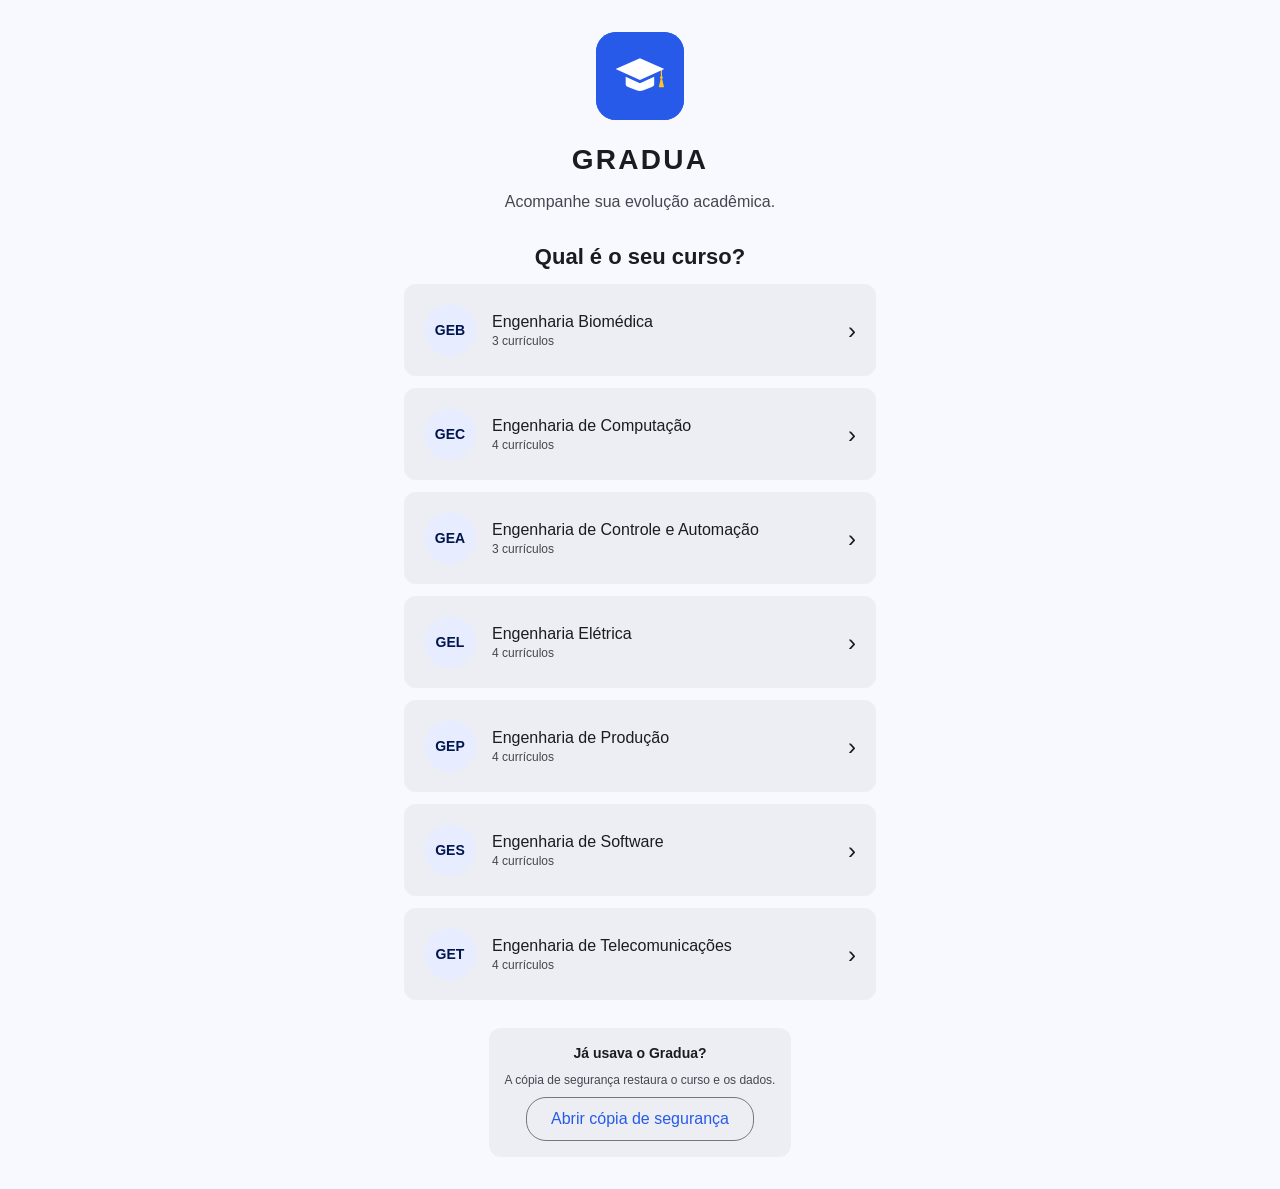
<file: index.html>
<!doctype html>
<html lang="pt-BR">
<head>
  <meta charset="utf-8">
  <meta name="viewport" content="width=device-width, initial-scale=1, viewport-fit=cover">
  <meta name="theme-color" content="#285AE9">
  <!-- 16.2 Beta (segurança, OWASP/MDN): só carrega o que vem do próprio site; nada de plugins nem de base externa. -->
  <meta http-equiv="Content-Security-Policy" content="default-src 'self'; img-src 'self' data: blob:; style-src 'self'; object-src 'none'; base-uri 'none'; form-action 'none'">
  <meta name="apple-mobile-web-app-capable" content="yes">
  <meta name="mobile-web-app-capable" content="yes">
  <meta name="apple-mobile-web-app-status-bar-style" content="default">
  <meta name="apple-mobile-web-app-title" content="Gradua">
  <meta name="description" content="Gradua: acompanhe sua evolução acadêmica no Inatel, do primeiro semestre até a formatura.">
  <title>Gradua</title>
  <link rel="manifest" href="manifest.webmanifest">
  <link rel="apple-touch-icon" href="icones/apple-touch-icon.png">
  <link rel="icon" type="image/png" href="icones/icone-192.png">
  <link rel="stylesheet" href="estilos.css?v=50.0-Beta">
</head>
<body>
  <div id="app" aria-live="polite">
    <div class="abertura"><img src="icones/icone-app.svg" alt="" class="abertura-icone"><p class="logotipo claro">GRADUA</p></div>
  </div>
  <noscript>O Gradua precisa de JavaScript ligado no navegador.</noscript>
  <script src="gradua.js?v=50.0-Beta"></script>
</body>
</html>
</file>
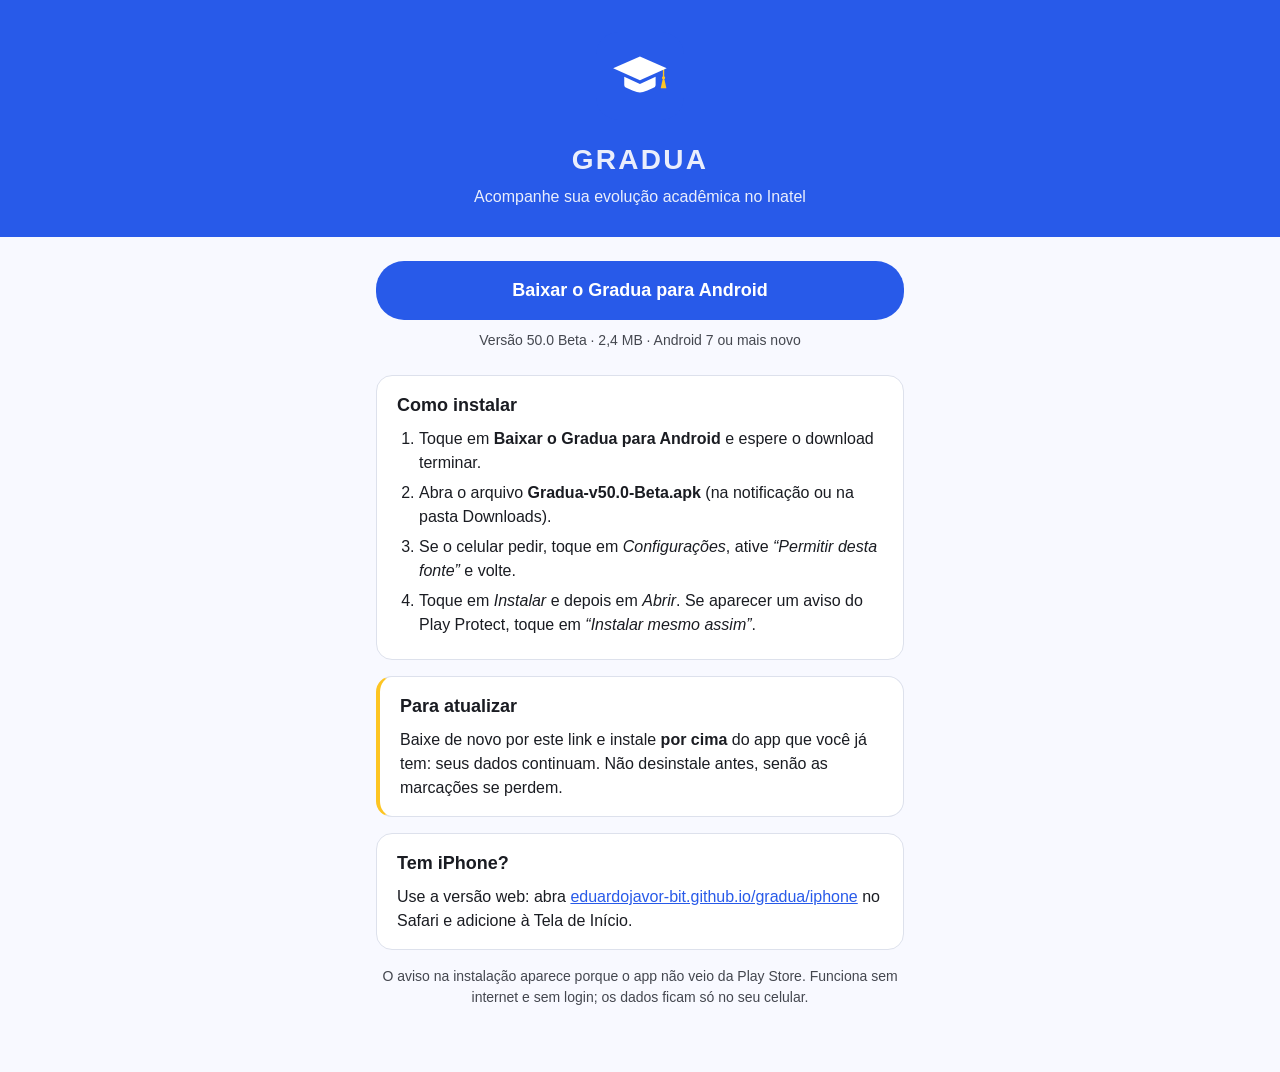
<file: android/index.html>
<!doctype html>
<!-- Página de download do app Android (Gradua). Modelo preenchido por publicar-web.sh: 50.0 Beta, 2,4 MB e Gradua-v50.0-Beta.apk
     (44.0 Beta, pedido do dono do projeto: o arquivo baixado tem o nome e a versão, ex.: Gradua-v44.0-Beta.apk). -->
<html lang="pt-BR">
<head>
  <meta charset="utf-8">
  <meta name="viewport" content="width=device-width, initial-scale=1">
  <meta name="theme-color" content="#285AE9">
  <title>Gradua para Android</title>
  <link rel="icon" type="image/png" href="../icones/icone-192.png">
  <style>
    :root {
      --primaria: #285AE9; --sobre-primaria: #FFFFFF; --ouro: #FDC522;
      --fundo: #F8F9FF; --texto: #1A1C22; --texto-var: #44474F; --cartao: #FFFFFF; --contorno: #DDE1EC;
    }
    @media (prefers-color-scheme: dark) {
      :root { --fundo: #111318; --texto: #E2E2E9; --texto-var: #C4C6D0; --cartao: #1D2024; --contorno: #33363D; }
    }
    * { box-sizing: border-box; }
    body {
      margin: 0; background: var(--fundo); color: var(--texto);
      font-family: -apple-system, BlinkMacSystemFont, "Segoe UI", Roboto, "Helvetica Neue", Arial, sans-serif;
      line-height: 1.5;
    }
    header { background: var(--primaria); color: var(--sobre-primaria); text-align: center; padding: 32px 16px 28px; }
    header img { width: 88px; height: 88px; border-radius: 22px; }
    .logotipo { font-weight: 800; letter-spacing: 0.08em; font-size: 28px; margin: 12px 0 0; }
    header p { margin: 4px 0 0; opacity: 0.9; }
    main { max-width: 560px; margin: 0 auto; padding: 24px 16px 40px; }
    .baixar {
      display: block; text-align: center; background: var(--primaria); color: var(--sobre-primaria);
      text-decoration: none; font-weight: 700; font-size: 18px; padding: 16px; border-radius: 28px;
    }
    .baixar:focus-visible { outline: 3px solid var(--ouro); outline-offset: 3px; }
    .info { text-align: center; color: var(--texto-var); font-size: 14px; margin: 10px 0 24px; }
    .cartao { background: var(--cartao); border: 1px solid var(--contorno); border-radius: 16px; padding: 16px 20px; margin-bottom: 16px; }
    h2 { font-size: 18px; margin: 0 0 8px; }
    ol { margin: 0; padding-left: 22px; }
    li { margin: 6px 0; }
    .aviso { border-left: 4px solid var(--ouro); }
    a { color: var(--primaria); }
    @media (prefers-color-scheme: dark) { a:not(.baixar) { color: #B5C4FF; } }
  </style>
</head>
<body>
  <header>
    <img src="../icones/icone-app.svg" alt="">
    <p class="logotipo" aria-label="Gradua">GRADUA</p>
    <p>Acompanhe sua evolução acadêmica no Inatel</p>
  </header>
  <main>
    <a class="baixar" href="Gradua-v50.0-Beta.apk" download="Gradua-v50.0-Beta.apk">Baixar o Gradua para Android</a>
    <p class="info">Versão 50.0 Beta · 2,4 MB · Android 7 ou mais novo</p>

    <section class="cartao">
      <h2>Como instalar</h2>
      <ol>
        <li>Toque em <b>Baixar o Gradua para Android</b> e espere o download terminar.</li>
        <li>Abra o arquivo <b>Gradua-v50.0-Beta.apk</b> (na notificação ou na pasta Downloads).</li>
        <li>Se o celular pedir, toque em <i>Configurações</i>, ative <i>“Permitir desta fonte”</i> e volte.</li>
        <li>Toque em <i>Instalar</i> e depois em <i>Abrir</i>. Se aparecer um aviso do Play Protect, toque em <i>“Instalar mesmo assim”</i>.</li>
      </ol>
    </section>

    <section class="cartao aviso">
      <h2>Para atualizar</h2>
      <p style="margin:0">Baixe de novo por este link e instale <b>por cima</b> do app que você já tem: seus dados continuam. Não desinstale antes, senão as marcações se perdem.</p>
    </section>

    <section class="cartao">
      <h2>Tem iPhone?</h2>
      <p style="margin:0">Use a versão web: abra <a href="../iphone/">eduardojavor-bit.github.io/gradua/iphone</a> no Safari e adicione à Tela de Início.</p>
    </section>

    <p class="info">O aviso na instalação aparece porque o app não veio da Play Store. Funciona sem internet e sem login; os dados ficam só no seu celular.</p>
  </main>
</body>
</html>
</file>
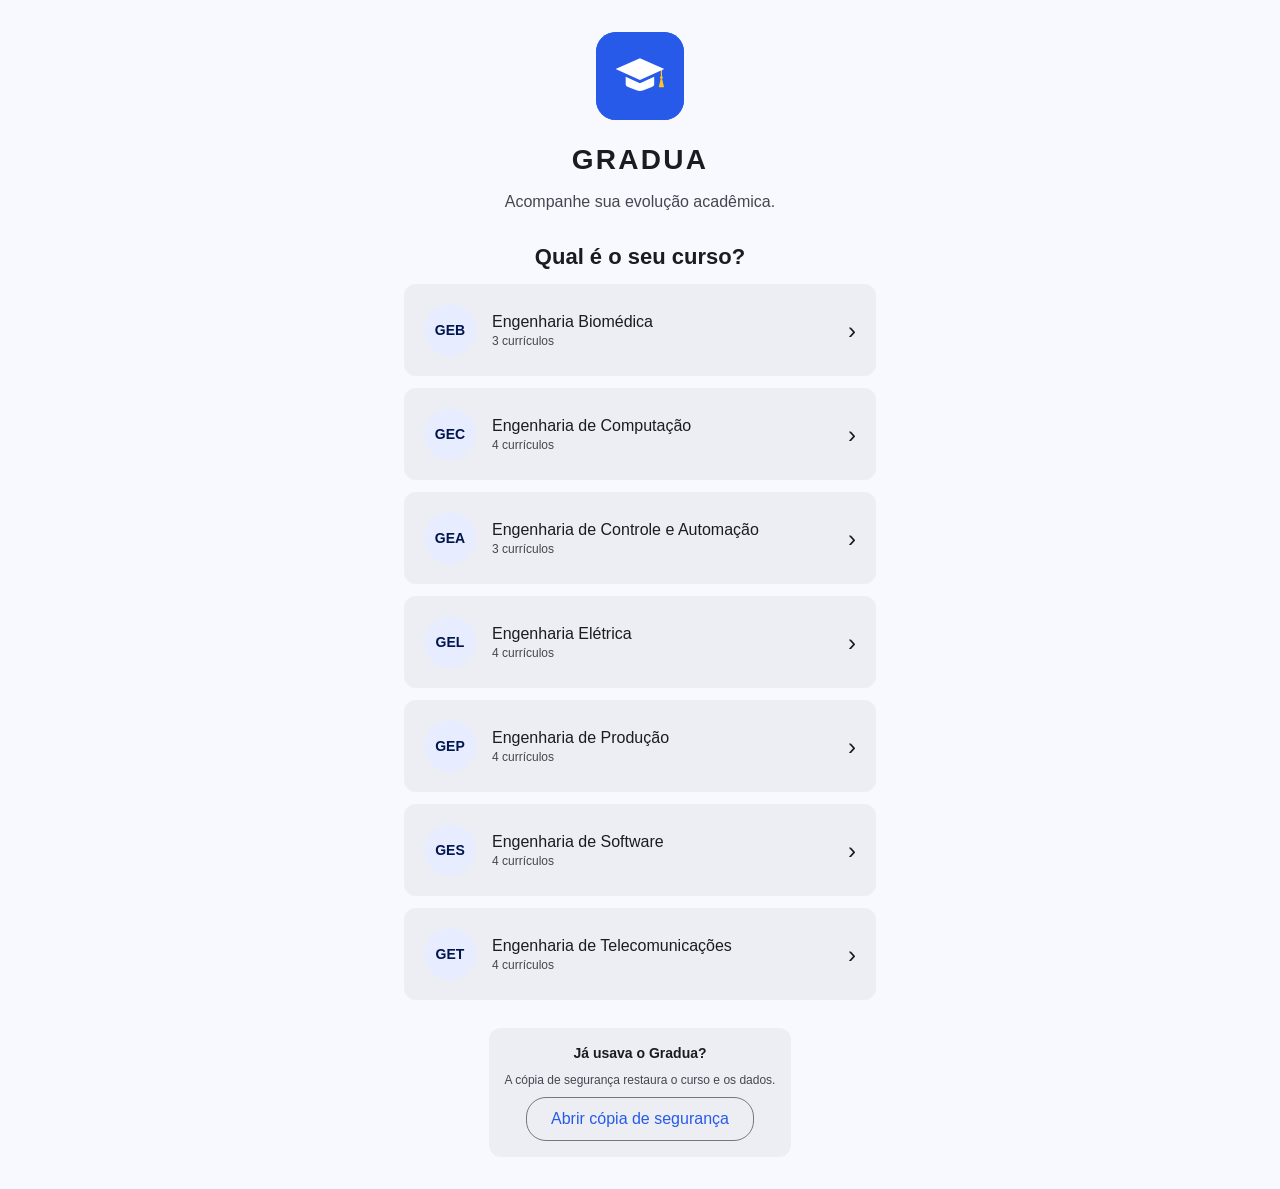
<file: iphone/index.html>
<!doctype html>
<!--
  Link do iPhone (https://<usuário>.github.io/gradua/iphone/), no mesmo formato do Android (.../gradua/android/),
  pedido do dono do projeto para diferenciar os dois. Leva direto ao app, que continua em .../gradua/: quem já
  instalou na Tela de Início abre por lá, e mudar o app de lugar quebraria essas instalações e o modo sem internet.
-->
<html lang="pt-BR">
<head>
  <meta charset="utf-8">
  <meta name="viewport" content="width=device-width, initial-scale=1">
  <meta name="theme-color" content="#285AE9">
  <meta http-equiv="refresh" content="0; url=../">
  <title>Gradua para iPhone</title>
  <link rel="icon" type="image/png" href="../icones/icone-192.png">
  <script>location.replace('../');</script>
  <style>
    body { margin: 0; background: #285AE9; color: #fff; text-align: center; padding: 48px 16px;
      font-family: -apple-system, BlinkMacSystemFont, "Segoe UI", Roboto, "Helvetica Neue", Arial, sans-serif; }
    a { color: #fff; font-weight: 700; }
  </style>
</head>
<body>
  <p>Abrindo o Gradua…</p>
  <p><a href="../">Toque aqui se não abrir sozinho</a></p>
</body>
</html>
</file>
<file: estilos.css>
/* Gradua web: as mesmas cores do tema Material 3 do app Android (ui/theme/Theme.kt). */
:root {
  --primaria: #285AE9; --sobre-primaria: #FFFFFF;
  --primaria-cont: #E8ECFF; --sobre-primaria-cont: #00164F;
  --secundaria-cont: #E1E8FA; --sobre-secundaria-cont: #121C2B;
  --terciaria: #7A5900; --terciaria-cont: #FFDEA6; --sobre-terciaria-cont: #261900;
  --erro: #B3261E; --erro-cont: #FBE4E2; --sobre-erro-cont: #410E0B;
  --fundo: #F8F9FF; --superficie: #F8F9FF; --texto: #191C20; --texto-var: #44474F;
  --cartao: #ECEEF4; --cartao-alto: #E6E8EE; --contorno: #74777F; --contorno-var: #C4C6D0;
  --barra: #F0F1F7;
  --ap-f: #DCF2DC; --ap-t: #1B5E20; --cu-f: #FFF4C2; --cu-t: #6D5300; --li-f: #D6E6FA; --li-t: #0D47A1;
  --bl-f: #E4E4E4; --bl-t: #424242; --cs-f: #FBE3D1; --cs-t: #8A3B00; --rf-f: #EDE3F6; --rf-t: #5B2A86;
  --ouro: #FDC522;
  --pz-at-f: #B3261E; --pz-at-t: #FFFFFF; --pz-pr-f: #FFC48C; --pz-pr-t: #5C2800; --pz-pr-l: #8A3F00;
  color-scheme: light dark;
}
/* 22.0 Beta: tema escolhido no app (Configurações). Sem escolha (ou "Automático"), segue o celular; "escuro" e
   "claro" no <html data-tema> passam por cima. As cores escuras ficam nos dois blocos abaixo: mude os dois juntos. */
:root[data-tema="claro"] { color-scheme: light; }
:root[data-tema="escuro"] {
  color-scheme: dark;
  --primaria: #B5C4FF; --sobre-primaria: #002781;
  --primaria-cont: #2F4A8C; --sobre-primaria-cont: #DCE3FF;
  --secundaria-cont: #3E4759; --sobre-secundaria-cont: #D9E3F8;
  --terciaria: #F0BF5C; --terciaria-cont: #5C4300; --sobre-terciaria-cont: #FFDEA6;
  --erro: #F2B8B5; --erro-cont: #6E2A26; --sobre-erro-cont: #F9DEDC;
  --fundo: #111318; --superficie: #111318; --texto: #E2E2E9; --texto-var: #C4C6D0;
  --cartao: #1D2024; --cartao-alto: #272A2F; --contorno: #8E9099; --contorno-var: #44474F;
  --barra: #1D2024;
  --ap-f: #1E3B23; --ap-t: #A5D6A7; --cu-f: #3D3414; --cu-t: #FFE082; --li-f: #1A2C45; --li-t: #90CAF9;
  --bl-f: #2E2E2E; --bl-t: #BDBDBD; --cs-f: #3E2615; --cs-t: #FFB74D; --rf-f: #2F2440; --rf-t: #D1B3F0;
  --pz-at-f: #C62828; --pz-at-t: #FFFFFF; --pz-pr-f: #6B3300; --pz-pr-t: #FFDCC2; --pz-pr-l: #FFB68A;
}
@media (prefers-color-scheme: dark) {
  :root:not([data-tema="claro"]) {
    --primaria: #B5C4FF; --sobre-primaria: #002781;
    --primaria-cont: #2F4A8C; --sobre-primaria-cont: #DCE3FF;
    --secundaria-cont: #3E4759; --sobre-secundaria-cont: #D9E3F8;
    --terciaria: #F0BF5C; --terciaria-cont: #5C4300; --sobre-terciaria-cont: #FFDEA6;
    --erro: #F2B8B5; --erro-cont: #6E2A26; --sobre-erro-cont: #F9DEDC;
    --fundo: #111318; --superficie: #111318; --texto: #E2E2E9; --texto-var: #C4C6D0;
    --cartao: #1D2024; --cartao-alto: #272A2F; --contorno: #8E9099; --contorno-var: #44474F;
    --barra: #1D2024;
    --ap-f: #1E3B23; --ap-t: #A5D6A7; --cu-f: #3D3414; --cu-t: #FFE082; --li-f: #1A2C45; --li-t: #90CAF9;
    --bl-f: #2E2E2E; --bl-t: #BDBDBD; --cs-f: #3E2615; --cs-t: #FFB74D; --rf-f: #2F2440; --rf-t: #D1B3F0;
    --pz-at-f: #C62828; --pz-at-t: #FFFFFF; --pz-pr-f: #6B3300; --pz-pr-t: #FFDCC2; --pz-pr-l: #FFB68A;
  }
}

* { box-sizing: border-box; -webkit-tap-highlight-color: transparent; }
html, body { margin: 0; height: 100%; }
body {
  background: var(--fundo); color: var(--texto);
  font-family: -apple-system, BlinkMacSystemFont, "Segoe UI", Roboto, "Helvetica Neue", Arial, sans-serif;
  font-size: 16px; line-height: 1.4; -webkit-text-size-adjust: 100%;
  overscroll-behavior-y: none;
}
button, input, select, textarea { font: inherit; color: inherit; }
h1, h2, h3, p { margin: 0; }

/* Abertura (enquanto carrega). */
.abertura { position: fixed; inset: 0; background: #285AE9; display: flex; flex-direction: column; align-items: center; justify-content: center; gap: 8px; }
.abertura-icone { width: 160px; height: 160px; }
.logotipo { font-weight: 700; letter-spacing: 0.08em; font-size: 28px; }
.logotipo.claro { color: #fff; }

/* Estrutura: barra superior, conteúdo rolável, barra de abas embaixo (com as áreas seguras do iPhone). */
.app { display: flex; flex-direction: column; height: 100%; height: 100dvh; }
.topo {
  display: flex; align-items: center; gap: 8px; background: var(--superficie);
  padding: calc(env(safe-area-inset-top) + 10px) 12px 10px calc(env(safe-area-inset-left) + 16px);
}
.topo-titulos { flex: 1; min-width: 0; }
/* Seta de voltar da Jornada (15.0 Beta): alinhada à esquerda como no app Android. */
.topo .voltar { margin-left: -10px; }
.topo h1 { font-size: 22px; font-weight: 400; }
.topo .sub { font-size: 12px; color: var(--texto-var); letter-spacing: 0.02em; white-space: nowrap; overflow: hidden; text-overflow: ellipsis; }
.conteudo { flex: 1; overflow-y: auto; -webkit-overflow-scrolling: touch; padding: 16px; padding-left: calc(env(safe-area-inset-left) + 16px); padding-right: calc(env(safe-area-inset-right) + 16px); }
.conteudo > * + * { margin-top: 12px; }
.abas {
  display: flex; background: var(--barra); border-top: 1px solid var(--contorno-var);
  padding-bottom: env(safe-area-inset-bottom);
}
.aba { flex: 1; display: flex; flex-direction: column; align-items: center; gap: 4px; padding: 10px 0 12px; border: 0; background: none; color: var(--texto-var); font-size: 12px; font-weight: 500; cursor: pointer; }
.aba .pilula { width: 56px; height: 30px; border-radius: 15px; display: flex; align-items: center; justify-content: center; }
.aba[aria-selected="true"] { color: var(--texto); font-weight: 700; }
.aba[aria-selected="true"] .pilula { background: var(--secundaria-cont); }

/* Ícones SVG pintados na cor do texto. */
.icone { display: inline-block; width: 24px; height: 24px; background: currentColor; -webkit-mask: var(--src) center / contain no-repeat; mask: var(--src) center / contain no-repeat; flex: none; }
.icone.p { width: 16px; height: 16px; }
.botao-icone { border: 0; background: none; padding: 10px; border-radius: 50%; cursor: pointer; color: var(--texto); display: flex; }

/* Cartões. */
.cartao { background: var(--cartao); border-radius: 12px; padding: 16px; }
.cartao > * + * { margin-top: 8px; }
.cartao.destaque { background: var(--primaria-cont); color: var(--sobre-primaria-cont); padding: 20px; }
.cartao.secundario { background: var(--secundaria-cont); color: var(--sobre-secundaria-cont); }
.cartao.erro { background: var(--erro-cont); color: var(--sobre-erro-cont); }
.cartao.alto { background: var(--cartao-alto); }
.cartao.contorno { background: var(--superficie); border: 1px solid var(--contorno-var); }
.cartao.clicavel { cursor: pointer; }
.titulo-g { font-size: 22px; font-weight: 600; }
.titulo-m { font-size: 16px; font-weight: 500; }
.titulo-p { font-size: 14px; font-weight: 600; }
.numero-g { font-size: 45px; font-weight: 600; line-height: 1.1; }
.numero-m { font-size: 24px; font-weight: 600; }
.corpo-p { font-size: 14px; }
.legenda { font-size: 12px; color: var(--texto-var); }
.cartao.destaque .legenda, .cartao.erro .legenda, .cartao.secundario .legenda { color: inherit; opacity: 0.85; }
.var { color: var(--texto-var); }
.erro-t { color: var(--erro); }
.negrito { font-weight: 700; }
.cor-primaria { color: var(--primaria); }
.cor-terciaria { color: var(--terciaria); }
.escolha .cartao-ingresso { width: 100%; text-align: left; }
.italico { font-style: italic; }
.direita { display: flex; justify-content: flex-end; }
.linha { display: flex; align-items: center; gap: 8px; }
.cresce { flex: 1; min-width: 0; }
.cortar { white-space: nowrap; overflow: hidden; text-overflow: ellipsis; }
.divisor { border: 0; border-top: 1px solid var(--contorno-var); margin: 8px 0; }

/* Botões. */
.btn { border: 0; border-radius: 20px; padding: 10px 24px; background: var(--primaria); color: var(--sobre-primaria); font-weight: 500; cursor: pointer; min-height: 44px; }
.btn.contorno { background: none; color: var(--primaria); border: 1px solid var(--contorno); }
.btn.texto { background: none; color: var(--primaria); padding: 10px 12px; }
.btn.tonal { background: var(--secundaria-cont); color: var(--sobre-secundaria-cont); }
.btn:disabled { opacity: 0.38; cursor: default; }
.chips { display: flex; flex-wrap: wrap; gap: 8px; }
.chip { border: 1px solid var(--contorno); border-radius: 8px; padding: 6px 12px; background: none; cursor: pointer; font-size: 14px; display: inline-flex; align-items: center; gap: 6px; }
/* 42.1 Beta (revisão de UI/UX; Apple: área de toque de 44 pt): chips, botões pequenos e ícones mantêm o desenho, mas a
   área de toque cresce para 44 px com uma faixa invisível em volta (entre linhas de chips, o espaço é de 8 px). */
.chip, .btn.pequeno { position: relative; }
.chip::after, .btn.pequeno::after { content: ""; position: absolute; left: -2px; right: -2px; top: -5px; bottom: -5px; }
.chip[aria-pressed="true"] { background: var(--secundaria-cont); color: var(--sobre-secundaria-cont); border-color: transparent; }

/* Campos. */
.campo { display: flex; flex-direction: column; gap: 4px; flex: 1; min-width: 0; }
.campo label { font-size: 12px; color: var(--texto-var); }
.campo input, .campo select, .campo textarea {
  border: 1px solid var(--contorno); border-radius: 4px; padding: 12px; background: transparent; font-size: 16px; width: 100%;
}
.campo input:focus, .campo select:focus, .campo textarea:focus { outline: 2px solid var(--primaria); border-color: transparent; }
.campo.invalido input { border-color: var(--erro); }
.campos { display: flex; gap: 8px; }

/* Barra de períodos do Início. */
.periodos { display: flex; gap: 4px; align-items: center; }
.periodos .seg { flex: 1; height: 14px; border-radius: 4px; background: rgba(0, 22, 79, 0.14); overflow: hidden; display: flex; position: relative; }
.periodos .seg.atual { height: 18px; box-shadow: inset 0 0 0 2px var(--sobre-primaria-cont); }
.periodos .ap { background: var(--ap-t); }
.periodos .cu { background: var(--cu-t); }
.rotulos-periodos { display: flex; gap: 4px; margin-top: 4px; }
.rotulos-periodos span { flex: 1; text-align: center; font-size: 11px; }
.rotulos-periodos span.atual { font-weight: 700; }
@media (prefers-color-scheme: dark) { :root:not([data-tema="claro"]) .periodos .seg { background: rgba(220, 227, 255, 0.14); } }
:root[data-tema="escuro"] .periodos .seg { background: rgba(220, 227, 255, 0.14); }

/* Números de créditos (39.9 Beta: dentro do cartão da formatura, no Início). */
.numeros { display: flex; text-align: center; }
.numeros > div { flex: 1; }
/* 39.9 Beta (escolhas do dono do projeto): formatura, tempo de curso (com o ingresso) e créditos num cartão só. */
.tempo-de-curso { margin-top: 16px; display: flex; flex-direction: column; gap: 2px; }
.tempo-de-curso .situacao { font-size: 22px; font-weight: 600; margin-bottom: 2px; }
.cartao.destaque .divisor { border-top-color: currentColor; opacity: 0.2; margin: 16px 0; }
.acoes-cartao { display: flex; justify-content: space-between; align-items: center; gap: 8px; margin-top: 12px; }
.acoes-cartao .btn:first-child { white-space: nowrap; flex: none; }
.acoes-cartao .btn:last-child { text-align: right; }

/* Grade: cores por situação (as mesmas do Quadro do portal). */
.legenda-cores { display: flex; flex-wrap: wrap; gap: 6px 12px; font-size: 12px; }
.legenda-cores span { display: inline-flex; align-items: center; gap: 4px; }
.legenda-cores i { width: 12px; height: 12px; border-radius: 50%; display: inline-block; border: 1.5px solid; }
.disc { border-radius: 12px; padding: 12px 16px; display: flex; align-items: center; gap: 12px; cursor: pointer; border: 0; width: 100%; text-align: left; -webkit-touch-callout: none; -webkit-user-select: none; user-select: none; touch-action: manipulation; }
.s-aprovada { background: var(--ap-f); color: var(--ap-t); }
.s-cursando { background: var(--cu-f); color: var(--cu-t); }
.s-liberada { background: var(--li-f); color: var(--li-t); }
.s-bloqueada { background: var(--bl-f); color: var(--bl-t); }
.s-cursada { background: var(--cs-f); color: var(--cs-t); }
.s-refazendo { background: var(--rf-f); color: var(--rf-t); }
.periodo-cab { display: flex; align-items: center; gap: 8px; margin-top: 20px; }
.progresso { height: 4px; border-radius: 2px; background: var(--contorno-var); overflow: hidden; margin: 4px 0 8px; }
.progresso > div { height: 100%; background: var(--ap-t); }
.lista > * + * { margin-top: 8px; }

/* Diálogos (como os do Android) e aviso no rodapé. */
.fundo-dialogo { position: fixed; inset: 0; background: rgba(0, 0, 0, 0.4); display: flex; align-items: center; justify-content: center; padding: 24px; z-index: 10; }
.dialogo { background: var(--cartao-alto); border-radius: 28px; padding: 24px; width: 100%; max-width: 560px; max-height: calc(100dvh - 48px); display: flex; flex-direction: column; }
.dialogo h2 { font-size: 22px; font-weight: 400; margin-bottom: 16px; }
.dialogo .corpo { overflow-y: auto; flex: 1; -webkit-overflow-scrolling: touch; }
.dialogo .corpo > * + * { margin-top: 12px; }
.dialogo .rodape-dialogo { margin-top: 12px; padding-top: 8px; border-top: 1px solid var(--contorno-var); }
.dialogo .rodape-dialogo > * + * { margin-top: 4px; }
.dialogo .acoes { display: flex; justify-content: flex-end; gap: 8px; margin-top: 20px; flex-wrap: wrap; }
.opcao-radio { display: flex; align-items: center; gap: 12px; padding: 8px 0; cursor: pointer; }
.opcao-radio input { width: 20px; height: 20px; accent-color: var(--primaria); }
.opcao-radio.desligada { opacity: 0.38; cursor: default; }
.aviso-rodape { position: fixed; left: 16px; right: 16px; bottom: calc(env(safe-area-inset-bottom) + 84px); background: #2F3036; color: #F1F0F7; border-radius: 4px; padding: 14px 16px; display: flex; align-items: center; gap: 12px; z-index: 11; }
.aviso-rodape button { background: none; border: 0; color: #B5C4FF; font-weight: 600; cursor: pointer; }

/* Semestre: abas internas. */
.abas-internas { display: flex; border-bottom: 1px solid var(--contorno-var); margin: -16px -16px 0; position: sticky; top: -16px; background: var(--fundo); z-index: 2; }
.abas-internas button { flex: 1; padding: 14px 0; background: none; border: 0; border-bottom: 3px solid transparent; color: var(--texto-var); font-weight: 500; cursor: pointer; }
.abas-internas button[aria-selected="true"] { color: var(--primaria); border-bottom-color: var(--primaria); }

/* Planilha de entregas. */
.planilha { border-radius: 12px; overflow: hidden; background: var(--cartao); }
.planilha .cab, .planilha .lin { display: grid; grid-template-columns: 72px 1fr 1fr 48px; align-items: center; gap: 8px; padding: 10px 12px; }
.planilha .cab { font-size: 12px; font-weight: 600; color: var(--texto-var); background: var(--cartao-alto); }
.planilha .cab button { background: none; border: 0; text-align: left; font: inherit; color: inherit; padding: 0; cursor: pointer;
  min-height: 44px; display: flex; align-items: center; }
/* 42.1 Beta (revisão de UI/UX): títulos de ordenar com 44 px de altura (eram 16 px). */
.planilha .cab { padding-top: 0; padding-bottom: 0; }
.planilha .lin { border-top: 1px solid var(--contorno-var); font-size: 14px; cursor: pointer; }
/* 42.1 Beta: as feitas em cinza legível e riscadas, sem esmaecer a linha toda (com opacidade ficavam em 2,7:1). */
.planilha .lin.feita, .planilha .lin.feita .corpo-p, .planilha .lin.feita .legenda { color: var(--texto-var); }
.planilha .lin.feita .desc { text-decoration: line-through; }
.planilha .lin.feita .disc-ent .corpo-p { text-decoration: line-through; }
/* Nome da disciplina embaixo da sigla: até 2 linhas, depois reticências. */
.planilha .nome-disc { display: -webkit-box; -webkit-line-clamp: 2; -webkit-box-orient: vertical; overflow: hidden; }
.planilha .disc-ent, .planilha .desc { min-width: 0; }
.planilha input[type="checkbox"] { width: 24px; height: 24px; margin: 0; accent-color: var(--primaria); cursor: pointer; }
.planilha .marcar-feita { width: 44px; height: 44px; display: flex; align-items: center; justify-content: center; justify-self: center; cursor: pointer; }
.fab { position: fixed; right: calc(env(safe-area-inset-right) + 16px); bottom: calc(env(safe-area-inset-bottom) + 84px); border: 0; border-radius: 16px; padding: 16px 20px; background: var(--primaria-cont); color: var(--sobre-primaria-cont); font-weight: 600; box-shadow: 0 3px 6px rgba(0,0,0,.25); display: flex; align-items: center; gap: 8px; cursor: pointer; z-index: 3; }

/* Jornada: linha do tempo. */
.tempo { position: relative; padding-left: 28px; }
.tempo::before { content: ""; position: absolute; left: 10px; top: 8px; bottom: 8px; width: 2px; background: var(--contorno-var); }
.marco { position: relative; }
.marco + .marco { margin-top: 16px; }
.marco .ponto { position: absolute; left: -26px; top: 18px; width: 18px; height: 18px; border-radius: 50%; border: 2px solid var(--contorno); background: var(--fundo); }
.marco.feito .ponto { background: var(--ap-t); border-color: var(--ap-t); }
.marco.agora .ponto { border-color: var(--cu-t); box-shadow: inset 0 0 0 4px var(--fundo); background: var(--cu-t); }
.marco.fim .ponto { background: var(--terciaria); border-color: var(--terciaria); }
.linha-disc { display: grid; grid-template-columns: 52px 1fr auto; gap: 8px; font-size: 14px; padding: 2px 0; }
.marco.encerrado .ponto { background: var(--ap-f); border-color: var(--ap-t); }
details.encerrado { padding: 0; }
details.encerrado > summary { list-style: none; display: flex; align-items: center; gap: 8px; padding: 12px 8px 12px 16px; cursor: pointer; }
details.encerrado > summary::-webkit-details-marker { display: none; }
details.encerrado > summary .linha { gap: 8px; }
details.encerrado > div { padding: 0 8px 12px 16px; }
details.encerrado .seta { color: var(--texto-var); transition: transform .2s; }
details.encerrado[open] .seta { transform: rotate(180deg); }
.linha-resultado { display: flex; flex-wrap: wrap; align-items: center; gap: 2px 6px; margin-top: 2px; }
.selo-resultado { font-size: 11px; font-weight: 500; border-radius: 8px; padding: 2px 6px; }

/* Matrícula. */
.trilhas { display: grid; grid-template-columns: 1fr 1fr; gap: 8px; }
.trilha { background: var(--superficie); border: 1px solid var(--contorno-var); border-radius: 12px; padding: 12px; cursor: pointer; text-align: left; color: var(--texto); }
.trilha[aria-checked="true"] { border: 2px solid var(--primaria); padding: 11px; }
.trilha .radio { width: 20px; height: 20px; border-radius: 50%; border: 2px solid var(--texto-var); display: inline-flex; align-items: center; justify-content: center; flex: none; }
.trilha[aria-checked="true"] .radio { border-color: var(--primaria); }
.trilha[aria-checked="true"] .radio::after { content: ""; width: 10px; height: 10px; border-radius: 50%; background: var(--primaria); }
.trilha .desc { min-height: 5.6em; }
.seletor { display: flex; align-items: center; gap: 12px; }
.seletor .redondo { width: 48px; height: 48px; border-radius: 50%; border: 0; background: var(--secundaria-cont); color: var(--sobre-secundaria-cont); font-size: 24px; cursor: pointer; }
.seletor .valor { font-size: 32px; min-width: 48px; text-align: center; }
.opcao { display: flex; align-items: center; gap: 12px; padding: 8px 0; cursor: pointer; }
.opcao input { width: 22px; height: 22px; accent-color: var(--primaria); flex: none; }
.opcao .det { font-size: 13px; color: var(--primaria); }
.combina { display: inline-flex; align-items: center; gap: 4px; font-size: 12px; color: var(--terciaria); }
.barra-creditos { background: var(--barra); padding: 10px 16px; padding-left: calc(env(safe-area-inset-left) + 16px); padding-right: calc(env(safe-area-inset-right) + 16px); box-shadow: 0 -2px 6px rgba(0,0,0,.12); }
.barra-creditos .trilho { height: 4px; border-radius: 2px; background: var(--contorno-var); margin-top: 6px; overflow: hidden; }
.barra-creditos .trilho > div { height: 100%; background: var(--primaria); }
.resultado { background: var(--terciaria-cont); color: var(--sobre-terciaria-cont); }

/* Escolha de curso. */
.escolha { max-width: 520px; margin: 0 auto; padding: calc(env(safe-area-inset-top) + 32px) 24px calc(env(safe-area-inset-bottom) + 32px); display: flex; flex-direction: column; align-items: center; gap: 12px; text-align: center; }
.marca { width: 88px; height: 88px; border-radius: 20px; background: #285AE9; display: flex; align-items: center; justify-content: center; overflow: hidden; }
.marca img { width: 120px; height: 120px; }
.opcao-curso { display: flex; align-items: center; gap: 16px; width: 100%; text-align: left; padding: 20px; border: 0; border-radius: 12px; background: var(--cartao); cursor: pointer; color: var(--texto); }
.opcao-curso .sigla { width: 52px; height: 52px; border-radius: 50%; background: var(--primaria-cont); color: var(--sobre-primaria-cont); display: flex; align-items: center; justify-content: center; font-weight: 700; font-size: 14px; flex: none; }

/* Planos de matrícula (9.0 Beta) */
.lista-planos { display: flex; flex-direction: column; gap: 8px; }
.plano { display: flex; align-items: flex-start; border: 1px solid var(--contorno-var); border-radius: 12px; background: var(--superficie); }
.plano.aberto { border: 2px solid var(--primaria); background: var(--secundaria-cont); }
.plano-abrir { display: flex; align-items: flex-start; gap: 12px; flex: 1; min-width: 0; text-align: left; border: 0; background: none; padding: 12px; cursor: pointer; color: var(--texto); font: inherit; }
.plano-abrir .radio { flex: none; width: 20px; height: 20px; border-radius: 50%; border: 2px solid var(--texto-var); margin-top: 2px; box-sizing: border-box; }
.plano-abrir .radio.marcado { border-color: var(--primaria); box-shadow: inset 0 0 0 3px var(--superficie), inset 0 0 0 10px var(--primaria); }
.plano .botao-icone { margin: 4px; }
/* 19.0 Beta: ordem dos planos. ⋮ em cima e a alça ≡ embaixo; só a alça segura o gesto (touch-action), o resto rola. */
.acoes-plano { display: flex; flex-direction: column; align-items: center; }
.plano .alca { margin-top: 0; color: var(--texto-var); touch-action: none; cursor: grab; }
.plano .alca:focus-visible { outline: 2px solid var(--primaria); }
.plano.arrastando { position: relative; z-index: 2; box-shadow: 0 8px 20px rgba(0, 0, 0, .22); cursor: grabbing; }
.plano.desliza { transition: transform .15s ease; }
.so-leitor { position: absolute; width: 1px; height: 1px; margin: -1px; padding: 0; overflow: hidden; clip: rect(0 0 0 0); white-space: nowrap; border: 0; }
@media (prefers-reduced-motion: reduce) { .plano.desliza { transition: none; } }
.botoes-coluna { display: flex; flex-direction: column; align-items: flex-start; gap: 8px; }
.barra-creditos .situacao-plano { margin-bottom: 6px; min-height: 36px; }
.btn.pequeno { padding: 6px 20px; min-height: 36px; }
.linha-plano { display: flex; align-items: center; gap: 8px; width: 100%; text-align: left; border: 0; background: none; padding: 8px 0; cursor: pointer; color: var(--texto); font: inherit; }

/* Notas (11.0 Beta): ajuda embaixo de cada campo e linha do plano de ensino. */
.campo .ajuda { font-size: 12px; color: var(--texto-var); white-space: pre-line; margin: 0; min-height: 0; }
.campo .ajuda.erro-t { color: var(--erro); }
.campo.invalido .ajuda { color: var(--erro); }
.campos + .campos { margin-top: 8px; }
.rotulo-grupo { font-size: 14px; font-weight: 500; color: var(--primaria); margin: 12px 0 6px; }
.link-plano { border: 0; background: none; color: var(--primaria); font-size: 12px; font-weight: 500; padding: 4px 0; cursor: pointer; text-align: left; }
.btn-icone { border: 0; background: none; color: var(--texto-var); font-size: 20px; width: 44px; height: 44px; border-radius: 22px; cursor: pointer; }
.resultado-notas { display: flex; flex-direction: column; gap: 8px; align-items: flex-start; margin-top: 8px; }
.btn[disabled] { opacity: 0.38; cursor: default; }
/* Painel das notas (12.1 Beta): situação com cor, um objetivo por linha e o mínimo do objetivo em foco nos campos. */
.minimo { align-self: flex-start; font-size: 14px; font-weight: 700; border-radius: 999px; padding: 3px 10px; margin-top: 2px; white-space: nowrap; transition: background-color .25s, color .25s; }
.tom-bom { --tom: var(--primaria); --tom-cont: var(--primaria-cont); --sobre-tom-cont: var(--sobre-primaria-cont); }
.tom-atencao { --tom: var(--terciaria); --tom-cont: var(--terciaria-cont); --sobre-tom-cont: var(--sobre-terciaria-cont); }
.tom-risco { --tom: var(--erro); --tom-cont: var(--erro-cont); --sobre-tom-cont: var(--sobre-erro-cont); }
.tom-neutro { --tom: var(--texto-var); --tom-cont: var(--cartao-alto); --sobre-tom-cont: var(--texto-var); }
.minimo, .campo .ajuda.minimo { background: var(--tom-cont); color: var(--sobre-tom-cont); }
.painel-notas { background: var(--superficie); border-radius: 16px; padding: 12px 8px; margin-top: 8px; }
.painel-notas .cabeca { display: flex; align-items: center; gap: 12px; padding: 0 8px; }
.painel-notas .titulo-painel { font-size: 16px; font-weight: 600; color: var(--tom); transition: color .25s; }
.painel-notas .numero { text-align: right; flex: none; }
.painel-notas .numero b { display: block; font-size: 22px; font-weight: 600; line-height: 1.2; }
.painel-notas .numero.nota b { color: var(--tom); }
.meta { display: flex; flex-direction: column; width: 100%; text-align: left; border: 0; background: transparent; color: var(--texto); font: inherit; padding: 6px 8px; border-radius: 12px; margin-top: 4px; transition: background-color .25s; }
button.meta { cursor: pointer; }
button.meta[aria-checked="true"] { background: var(--tom-cont); background: color-mix(in srgb, var(--tom-cont) 55%, transparent); }
button.meta:focus-visible { outline: 2px solid var(--tom); outline-offset: 1px; }
.meta .lin { display: flex; align-items: center; gap: 10px; width: 100%; }
.meta .marca-meta { width: 24px; height: 24px; flex: none; display: flex; align-items: center; justify-content: center; color: var(--tom); font-size: 18px; font-weight: 700; }
.meta .ponto { width: 10px; height: 10px; border-radius: 50%; background: var(--tom); }
.meta .radio { width: 20px; height: 20px; border-radius: 50%; border: 2px solid var(--texto-var); box-sizing: border-box; }
.meta[aria-checked="true"] .radio { border-color: var(--tom); box-shadow: inset 0 0 0 3px var(--superficie), inset 0 0 0 10px var(--tom); }
.meta .nome { font-size: 14px; font-weight: 500; }
.meta.apagada .nome { color: var(--texto-var); }
.meta .valor { text-align: right; flex: none; }
.meta .valor b { display: block; color: var(--tom); font-size: 24px; font-weight: 700; line-height: 1.15; }
.meta .valor b.palavra { font-size: 14px; font-weight: 600; }
.meta .trilho { height: 4px; border-radius: 2px; background: var(--cartao-alto); margin: 6px 0 0 34px; width: calc(100% - 34px); overflow: hidden; }
.meta .trilho > div { height: 100%; background: var(--tom); transition: width .3s; }
.campo .ajuda.minimo.prevista { background: transparent; color: var(--tom); box-shadow: inset 0 0 0 1.5px var(--tom); }
.meta .previsao-np3 { font-size: 12px; color: var(--texto); margin: 6px 0 0 34px; width: calc(100% - 34px); }
@media (prefers-reduced-motion: reduce) { .minimo, .meta, .meta .trilho > div, .painel-notas .titulo-painel { transition: none; } }

/* Início (14.0 Beta): linhas tocáveis das disciplinas e das entregas, com a escala de cores das notas
   (vermelho < 30, amarelo < 60, verde ≥ 60) e dos prazos (vermelho atrasada, amarelo até 7 dias). */
.lista-inicio { margin: 4px -16px 0; }
.linha-inicio { display: flex; align-items: center; gap: 12px; width: 100%; text-align: left; border: 0; background: none; padding: 10px 8px 10px 16px; cursor: pointer; color: var(--texto); font: inherit; }
.lista-inicio.divisores .linha-inicio + .linha-inicio { border-top: 1px solid var(--contorno-var); }
.linha-inicio:focus-visible { outline: 2px solid var(--primaria); outline-offset: -2px; border-radius: 8px; }
.linha-inicio .seta { font-size: 24px; color: var(--texto-var); flex: none; }
/* 42.0 Beta: título de uma parte do cartão do Início que abre a sua tela (no lugar dos botões no fim do cartão). */
.titulo-abre { display: flex; align-items: center; gap: 8px; width: 100%; min-height: 40px; border: 0; background: none; padding: 0;
  margin: 0; font: inherit; color: inherit; text-align: left; cursor: pointer; }
.titulo-abre .seta { font-size: 24px; font-weight: 400; color: var(--texto-var); flex: none; }
.titulo-abre:focus-visible { outline: 2px solid var(--primaria); outline-offset: 2px; border-radius: 6px; }
.etiquetas-notas { display: flex; flex-wrap: wrap; gap: 4px 6px; margin: 4px 0; }
.etiqueta-nota { font-size: 12px; font-weight: 500; border-radius: 8px; padding: 3px 8px; }
.etiqueta-nota.cor-verde { background: var(--ap-f); color: var(--ap-t); }
.etiqueta-nota.cor-amarelo { background: var(--cu-f); color: var(--cu-t); }
.etiqueta-nota.cor-vermelho { background: var(--erro-cont); color: var(--sobre-erro-cont); }
.etiqueta-nota.cor-neutro { background: var(--superficie); color: var(--texto-var); }
.situacao-inicio { font-size: 12px; font-weight: 600; margin: 2px 0; }
.situacao-inicio.cor-verde { color: var(--ap-t); }
.situacao-inicio.cor-amarelo { color: var(--cu-t); }
.situacao-inicio.cor-vermelho { color: var(--erro); }
.situacao-inicio.cor-neutro { color: var(--texto-var); }
/* 39.7 Beta: 5 níveis do prazo (como o app Android, ui/CoresPrazo.kt): atrasada (vermelho forte, fundo cheio),
   hoje/amanhã (vermelho claro), 2–3 dias (laranja), 4–7 dias (amarelo), depois (sem cor). Etiqueta: .data-inicio no
   Início e .etiqueta-prazo na planilha; texto sobre o cartão: .prazo-inicio. */
.data-inicio.prazo-atrasada, .etiqueta-prazo.prazo-atrasada { background: var(--pz-at-f); color: var(--pz-at-t); }
.data-inicio.prazo-urgente, .etiqueta-prazo.prazo-urgente { background: var(--erro-cont); color: var(--sobre-erro-cont); }
.data-inicio.prazo-proxima, .etiqueta-prazo.prazo-proxima { background: var(--pz-pr-f); color: var(--pz-pr-t); }
.data-inicio.prazo-semana, .etiqueta-prazo.prazo-semana { background: var(--cu-f); color: var(--cu-t); }
.data-inicio.prazo-depois { background: var(--superficie); color: var(--texto-var); }
.prazo-inicio.prazo-atrasada, .prazo-inicio.prazo-urgente { color: var(--erro); font-weight: 700; }
.prazo-inicio.prazo-proxima { color: var(--pz-pr-l); font-weight: 700; }
.prazo-inicio.prazo-semana { color: var(--cu-t); font-weight: 600; }
.etiqueta-prazo { display: inline-block; align-self: flex-start; border-radius: 6px; padding: 1px 4px; margin-top: 2px; white-space: nowrap; }
.etiqueta-prazo.prazo-atrasada, .etiqueta-prazo.prazo-urgente, .etiqueta-prazo.prazo-proxima { font-weight: 700; }
.etiqueta-prazo.prazo-semana { font-weight: 600; }
.data-inicio { width: 52px; height: 48px; border-radius: 10px; display: flex; flex-direction: column; align-items: center; justify-content: center; flex: none; }
.data-inicio b { font-size: 16px; line-height: 1.1; }
.data-inicio span { font-size: 11px; }

/* 16.0 Beta: Matrícula em modo de ver e de editar; encerrar o semestre. */
.cartao.editando { background: var(--secundaria-cont); color: var(--sobre-secundaria-cont); }
.cartao.editando .lapis { font-size: 20px; margin-right: 12px; line-height: 1.2; }
.barra-creditos.editando { background: var(--secundaria-cont); color: var(--sobre-secundaria-cont); }
.barra-creditos .botoes-barra { gap: 8px; }
.barra-creditos .botoes-barra .btn { flex: 1; }
.barra-creditos .botoes-barra .btn:last-child { flex: 1.6; }
.item-plano { padding: 8px 0; border-top: 1px solid var(--contorno-var); }
.item-plano:first-of-type { border-top: 0; }
.lista-simples { padding-left: 20px; }
.lista-simples li + li { margin-top: 4px; }
.terciaria-t { color: var(--terciaria); }
.dialogo.dialogo-grande { max-width: 640px; }
.dialogo .acoes { align-items: center; }
.resultado-final > * + * { margin-top: 8px; }
.segmentos { display: flex; border: 1px solid var(--contorno); border-radius: 20px; overflow: hidden; }
.segmento { flex: 1; border: 0; border-left: 1px solid var(--contorno); background: none; color: var(--texto); padding: 8px 4px; min-height: 40px; font-size: 14px; font-weight: 500; cursor: pointer; }
.segmento:first-child { border-left: 0; }
.segmento[aria-checked="true"] { background: var(--secundaria-cont); color: var(--sobre-secundaria-cont); }
.dialogo .acoes .resumo-encerrar { flex-basis: 100%; text-align: right; }

/* 16.4 Beta: menus (⋮ e filtros) com ícone e texto, divisórias e a ação destrutiva em vermelho, como no app Android. */
.menu-lista { display: flex; flex-direction: column; margin: 0 -8px; }
.dialogo .corpo .menu-lista > * + * { margin-top: 0; }
.item-menu { display: flex; align-items: center; gap: 16px; width: 100%; min-height: 48px; padding: 8px 12px; border: 0; border-radius: 8px; background: none; color: var(--texto); font-size: 16px; text-align: left; cursor: pointer; }
.item-menu:hover, .item-menu:focus-visible { background: var(--cartao); outline: none; }
.item-menu .icone { width: 22px; height: 22px; }
.item-menu .visto { color: var(--primaria); }
.item-menu.perigo { color: var(--erro); }
.menu-lista hr { border: 0; border-top: 1px solid var(--contorno-var); margin: 4px 12px; }
.ponto-situacao { width: 18px; height: 18px; border-radius: 50%; border: 2px solid; flex: none; box-sizing: border-box; }
.ponto-situacao.vazio { background: none; color: var(--contorno); }

/* 16.5 Beta: formulário de vários campos em tela cheia (Nova entrega, Configurações), como no app Android. */
.formulario-tela { position: fixed; inset: 0; z-index: 9; background: var(--fundo); color: var(--texto); display: flex; flex-direction: column; }
.formulario-barra { display: flex; align-items: center; gap: 8px; padding: calc(env(safe-area-inset-top) + 8px) calc(env(safe-area-inset-right) + 8px) 8px calc(env(safe-area-inset-left) + 8px); border-bottom: 1px solid var(--contorno-var); }
.formulario-barra h2 { font-size: 20px; font-weight: 400; margin: 0; }
.formulario-corpo { flex: 1; overflow-y: auto; -webkit-overflow-scrolling: touch; width: 100%; max-width: 640px; margin: 0 auto; box-sizing: border-box; padding: 16px 24px calc(env(safe-area-inset-bottom) + 32px); }
.formulario-corpo > * + * { margin-top: 12px; }
.formulario-corpo .titulo-secao { font-size: 14px; font-weight: 600; color: var(--primaria); margin-top: 20px; }
.formulario-corpo .titulo-secao:first-child { margin-top: 0; }
.formulario-corpo hr { border: 0; border-top: 1px solid var(--contorno-var); }

/* Botão de informação (ⓘ) e painel de ajuda (18.0 Beta, skill ajuda-contextual). */
.titulo-info { display: flex; align-items: center; gap: 4px; }
.titulo-info > :first-child { flex: 1; }
.btn-info { width: 44px; height: 44px; margin: -10px -12px -10px 0; border: 0; border-radius: 50%; background: none; color: inherit; display: inline-flex; align-items: center; justify-content: center; cursor: pointer; flex: none; }
.btn-info:focus-visible { outline: 2px solid var(--primaria); }
.fundo-painel { position: fixed; inset: 0; background: rgba(0, 0, 0, 0.4); display: flex; align-items: flex-end; justify-content: center; z-index: 12; }
.painel-ajuda { background: var(--cartao-alto); width: 100%; max-width: 640px; max-height: 85dvh; border-radius: 28px 28px 0 0; padding: 0 24px calc(env(safe-area-inset-bottom) + 12px); display: flex; flex-direction: column; animation: painel-sobe .2s ease-out; }
.painel-ajuda .alca { width: 32px; height: 4px; border-radius: 2px; background: var(--contorno); margin: 16px auto 20px; flex: none; }
.painel-ajuda h2 { font-size: 22px; font-weight: 400; margin-bottom: 12px; }
.painel-ajuda .corpo { overflow-y: auto; -webkit-overflow-scrolling: touch; }
.painel-ajuda .corpo > * + * { margin-top: 12px; }
.painel-ajuda .acoes { display: flex; justify-content: flex-end; margin-top: 8px; }
@keyframes painel-sobe { from { transform: translateY(100%); } to { transform: none; } }
@media (prefers-reduced-motion: reduce) { .painel-ajuda { animation: none; } }

/* 21.0 Beta: quadro de horário. Cor por matéria (a faixa e o fundo dos blocos; o texto sempre diz a matéria). */
/* 27.0 Beta: 12 cores com nome (domain/CoresMaterias.kt), cada uma com um tom para o tema claro e outro para o escuro
   (contraste de pelo menos 3:1 contra o fundo nos dois). Mude junto com o CorMateria do Kotlin. */
.cm-azul { --cor-c: #1976D2; --cor-e: #64B5F6; }
.cm-verde { --cor-c: #388E3C; --cor-e: #81C784; }
.cm-laranja { --cor-c: #E65100; --cor-e: #FFB74D; }
.cm-roxo { --cor-c: #8E24AA; --cor-e: #CE93D8; }
.cm-verde-agua { --cor-c: #00796B; --cor-e: #4DB6AC; }
.cm-rosa { --cor-c: #C2185B; --cor-e: #F48FB1; }
.cm-marrom { --cor-c: #6D4C41; --cor-e: #A1887F; }
.cm-anil { --cor-c: #3949AB; --cor-e: #9FA8DA; }
.cm-vermelho { --cor-c: #D32F2F; --cor-e: #EF9A9A; }
.cm-oliva { --cor-c: #827717; --cor-e: #DCE775; }
.cm-ciano { --cor-c: #00838F; --cor-e: #4DD0E1; }
.cm-cinza { --cor-c: #546E7A; --cor-e: #B0BEC5; }
.cm { --cor: var(--cor-c); }
:root[data-tema="escuro"] .cm { --cor: var(--cor-e); }
@media (prefers-color-scheme: dark) { :root:not([data-tema="claro"]) .cm { --cor: var(--cor-e); } }
.horario { display: flex; flex-direction: column; gap: 12px; }
.horario .segmentos.dias .segmento { padding: 8px 0; }
/* 39.4 Beta: hoje em azul e negrito, não só a cor (WCAG 1.4.1, técnica G182). 39.8 Beta (pedido do dono do projeto):
   sem o ponto embaixo, no seletor de dias e no cabeçalho da semana. */
.horario .segmentos.dias .segmento.hoje { font-weight: 800; color: var(--primaria); }
.aula { display: flex; align-items: stretch; width: 100%; text-align: left; border: 1px solid var(--contorno-var); border-radius: 12px; background: var(--superficie); color: var(--texto); padding: 0; overflow: hidden; cursor: pointer; font: inherit; }
.aula.agora { background: var(--secundaria-cont); }
.aula .faixa-cor { width: 6px; flex: none; background: var(--cor); }
.aula .cresce { padding: 10px 12px; display: flex; flex-direction: column; gap: 2px; min-width: 0; }
.aula .linha-hora { display: flex; align-items: center; gap: 8px; }
.aula .hora { font-size: 14px; font-weight: 600; margin: 0; }
.aula.passou .hora, .aula.passou .corpo-p { color: var(--texto-var); }
.aula .selo { font-size: 11px; font-weight: 800; padding: 2px 6px; border-radius: 6px; background: var(--cartao-alto); margin: 0; }
.aula .selo.agora { background: var(--primaria); color: var(--sobre-primaria, #fff); }
/* 42.0 Beta (pedido do dono do projeto, como o "ao vivo"): o escrito AGORA pisca uma vez por segundo enquanto a aula
   acontece (WCAG 2.3.1: bem abaixo de 3 por segundo); com "Reduzir movimento" ligado, fica aceso. */
.aula .selo.agora .piscar { animation: piscar-agora .5s ease-in-out infinite alternate; }
/* 42.1 Beta: entre 100% e 85% (mais fraco que isso o texto ficava ilegível: 1,6:1). */
@keyframes piscar-agora { from { opacity: 1; } to { opacity: .85; } }
@media (prefers-reduced-motion: reduce) { .aula .selo.agora .piscar { animation: none; } }
.aulas-hoje { display: flex; flex-direction: column; gap: 8px; }
.materias-horario .materia-horario { align-items: center; gap: 12px; padding-top: 8px; }
.ponto-cor { width: 12px; height: 12px; border-radius: 50%; background: var(--cor); flex: none; }
.aula-editada { display: flex; flex-direction: column; gap: 8px; border: 1px solid var(--contorno-var); }
.aula-editada .campos { gap: 8px; align-items: flex-start; }
.aula-editada.falta { border: 2px solid var(--erro); }
.grade-semana-caixa { background: var(--cartao); border-radius: 12px; padding: 8px 4px; }
/* 39.5 Beta: uma linha por faixa de 50 min, todas com a mesma altura e o mesmo espaço entre elas (4 px). */
.grade-semana { width: 100%; border-collapse: separate; border-spacing: 0 4px; table-layout: fixed; font-size: 12px; }
.grade-semana th { font-weight: 600; color: var(--texto); padding: 4px 0; }
/* 39.4 Beta: hoje em azul e negrito; 39.6 Beta: com o fundo azul-claro, como a coluna toda (abaixo). */
.grade-semana thead th.hoje { color: var(--primaria); font-weight: 800; background: var(--secundaria-cont); border-radius: 8px 8px 0 0; box-shadow: 0 5px 0 var(--secundaria-cont); }
.grade-semana th.col-hora { width: 44px; font-size: 0; }
.grade-semana tbody th { font-size: 11px; font-weight: 500; color: var(--texto-var); line-height: 1.25; height: 68px; vertical-align: top; padding-top: 4px; }
.grade-semana td { padding: 0 1px; height: 68px; vertical-align: top; }
.grade-semana tr.par td:not(.com-aula), .grade-semana tr.par th { background: var(--cartao-alto); }
/* 39.6 Beta (escolha do dono do projeto): a coluna de hoje inteira com o fundo azul-claro do dia escolhido no seletor;
   a sombra de 5 px cobre o espaço de 4 px entre as linhas (1 px a mais evita a emenda) para a coluna ficar contínua. */
.grade-semana td.hoje, .grade-semana tr.par td.hoje { background: var(--secundaria-cont); box-shadow: 0 -5px 0 var(--secundaria-cont); }
.grade-semana tbody tr:last-child td.hoje { border-radius: 0 0 8px 8px; box-shadow: 0 -5px 0 var(--secundaria-cont), 0 4px 0 var(--secundaria-cont); }
/* Início no topo (mais forte), fim embaixo (mais claro), em cada faixa de 50 min. */
.grade-semana th.hora-aula { position: relative; }
.grade-semana th.hora-aula .inicio { display: block; font-size: 12px; font-weight: 600; color: var(--texto); }
.grade-semana th.hora-aula .fim { position: absolute; left: 0; right: 0; bottom: 4px; font-size: 11px; color: var(--texto-var); }
.grade-semana .blocos { display: flex; gap: 2px; height: 100%; }
.grade-semana .bloco { flex: 1; min-width: 0; height: 100%; border: 0; border-radius: 6px; padding: 4px 2px; cursor: pointer; color: var(--texto);
  background: color-mix(in srgb, var(--cor) 22%, var(--superficie)); display: flex; flex-direction: column; align-items: center; justify-content: flex-start; font: inherit; }
.grade-semana .bloco .sigla { font-weight: 700; font-size: 12px; margin: 0; }
.grade-semana .bloco .linha-bloco { font-size: 11px; margin: 0; max-width: 100%; white-space: nowrap; overflow: hidden; text-overflow: ellipsis; }

/* 22.0 Beta: lista de rádio (tema, nas Configurações), com alvo de 44 px. */
.lista-radio { display: flex; flex-direction: column; gap: 2px; }
.opcao-radio { display: flex; align-items: center; gap: 14px; min-height: 44px; cursor: pointer; font-size: 16px; }
.opcao-radio input { width: 20px; height: 20px; margin: 0; accent-color: var(--primaria); }

/* 22.3 Beta: erros no padrão GOV.UK (resumo "Há um problema" no topo, mensagem ao lado do campo, borda vermelha). */
.resumo-erros { border: 3px solid var(--erro); border-radius: 12px; padding: 12px 16px; display: flex; flex-direction: column; gap: 4px; }
.resumo-erros:focus { outline: 3px solid var(--primaria); outline-offset: 2px; }
.resumo-erros ul { margin: 0; padding: 0; list-style: none; }
.resumo-erros .link-erro { display: block; width: 100%; text-align: left; background: none; border: 0; padding: 8px 0; min-height: 40px; font: inherit; color: var(--erro); text-decoration: underline; cursor: pointer; }
.erro-campo { color: var(--erro); font-size: 13px; margin: 0; }
[aria-invalid="true"] { border-color: var(--erro) !important; border-width: 2px !important; }

/* 22.4 Beta: turma e local por toque no formulário de horário. */
.seletor-siglas { display: flex; flex-direction: column; gap: 4px; }
.seletor-siglas .legenda.pequena { font-size: 12px; margin-top: 2px; }
.seletor-siglas .chip { min-width: 44px; min-height: 40px; }

/* 23.0 Beta: turmas do horário oficial (escolha por turma e professor). */
.horario-oficial { background: var(--secundaria-cont); color: var(--sobre-secundaria-cont); display: flex; flex-direction: column; gap: 6px; }
.lista-turmas { display: flex; flex-direction: column; }
.linha-turma { display: flex; gap: 12px; width: 100%; text-align: left; background: none; border: 0; border-bottom: 1px solid var(--contorno-var); padding: 12px 4px; font: inherit; color: inherit; cursor: pointer; min-height: 56px; }
.linha-turma .radio { width: 20px; height: 20px; border: 2px solid var(--texto-var); border-radius: 50%; flex: none; margin-top: 2px; box-sizing: border-box; }
.linha-turma.escolhida .radio { border-color: var(--primaria); background: radial-gradient(var(--primaria) 42%, transparent 46%); }
.linha-turma .corpo-p { margin: 0; }
.turmas-plano .linha { align-items: center; }
span.link-erro { text-decoration: none; cursor: default; }

/* 24.0 Beta: prévia da semana e sugestões de turmas sem choque. */
.acoes-turmas { gap: 8px; }
.navegacao-sugestoes { align-items: center; }
.navegacao-sugestoes .botao-icone { font-size: 28px; min-width: 48px; min-height: 48px; }
.lista-dia { margin: 0 0 8px; padding-left: 8px; list-style: none; display: flex; flex-direction: column; gap: 6px; }
.lista-dia .corpo-p, .lista-dia .legenda { margin: 0; }
div.bloco { cursor: default; }

/* 26.0 Beta: "O que há de novo" no Início e o histórico de novidades. */
.cartao.novidades { background: var(--cartao-alto); }
.cartao.novidades .titulo-info .btn-icone { margin-right: -8px; }
.lista-novidades { list-style: disc; padding-left: 20px; margin: 4px 0 0; }
.lista-novidades li + li { margin-top: 6px; }
.lista-novidades .btn.texto { margin-left: -12px; }
.painel-ajuda .titulo-versao { font-size: 15px; color: var(--primaria); margin: 16px 0 4px; }

/* 27.0 Beta: bolinha da matéria tocável (alvo de 44 px) e paleta de cores no painel inferior. */
.botao-cor { border: 0; background: none; padding: 0; margin: -16px -4px -16px -16px; width: 44px; height: 44px; border-radius: 50%; display: flex; align-items: center; justify-content: center; cursor: pointer; flex: none; }
.botao-cor:focus-visible { outline: 2px solid var(--primaria); }
.paleta-cores { display: grid; grid-template-columns: repeat(4, 1fr); gap: 8px; margin-top: 8px; }
.opcao-cor { border: 0; background: none; color: var(--texto); font: inherit; display: flex; flex-direction: column; align-items: center; gap: 4px; padding: 6px 0; border-radius: 12px; cursor: pointer; min-height: 44px; }
.opcao-cor:focus-visible { outline: 2px solid var(--primaria); }
.opcao-cor .amostra { width: 40px; height: 40px; border-radius: 50%; background: var(--cor); display: flex; align-items: center; justify-content: center; font-size: 20px; font-weight: 800; color: #fff; }
.opcao-cor[aria-checked="true"] .amostra { box-shadow: inset 0 0 0 3px var(--texto); }
:root[data-tema="escuro"] .opcao-cor .amostra { color: #111318; }
@media (prefers-color-scheme: dark) { :root:not([data-tema="claro"]) .opcao-cor .amostra { color: #111318; } }
.opcao-cor .nome-cor { font-size: 12px; font-weight: 600; }
.opcao-cor .aviso-cor { font-size: 11px; color: var(--texto-var); min-height: 14px; }

/* 27.2 Beta: o que o app entendeu do ano em que o aluno entrou; aviso âmbar com ícone (a cor nunca é o único sinal). */
.retorno-ingresso { font-weight: 600; margin-top: 8px; }
.retorno-ingresso:empty { display: none; }
.retorno-ingresso.aviso { font-weight: 400; background: var(--cu-f); color: var(--cu-t); border-radius: 8px; padding: 12px; display: flex; gap: 8px; }
.retorno-ingresso .icone-aviso { font-size: 18px; line-height: 1.2; }

/* 27.3 Beta: tema em controle segmentado com ícone + texto; alvo de 44 px (Apple, WCAG 2.5.5). */
.segmentos.tema .segmento { min-height: 44px; display: flex; align-items: center; justify-content: center; gap: 6px; }
.segmentos.tema .segmento:focus-visible { outline: 2px solid var(--primaria); outline-offset: -2px; }

/* 27.3 Beta: em telas estreitas (iPhone SE), só o texto, para "Automático" caber sem quebrar. */
.segmentos.tema .segmento { white-space: nowrap; }
@media (max-width: 360px) { .segmentos.tema .icone { display: none; } }

/* 31.0 Beta: faltas (skill frequencia-faltas). A aula de hoje com o "Faltei" ao lado; a linha no cartão de Notas. */
.aula-com-falta { display: flex; align-items: center; gap: 8px; }
.aula-com-falta > .aula { flex: 1; min-width: 0; }
.aula-com-falta > .etiqueta-registro { align-self: center; }
.linha-faltas { display: flex; flex-direction: column; gap: 6px; width: 100%; text-align: left; background: none; border: 0; padding: 4px 0; color: inherit; font: inherit; }
button.linha-faltas { cursor: pointer; }
.selo-faltas { background: var(--tom-cont); color: var(--sobre-tom-cont); border-radius: 8px; padding: 2px 8px; font-size: 12px; font-weight: 700; }
.barra-faltas { height: 6px; border-radius: 3px; background: var(--cartao-alto); overflow: hidden; }
.barra-faltas > div { height: 100%; background: var(--tom); }
.cartao.atencao { background: var(--terciaria-cont); color: var(--sobre-terciaria-cont); }

/* 36.0 Beta: lista de pré-eletivas (só consulta, em tela cheia). */
.lista-pre-eletivas { list-style: none; padding: 0; margin: 8px 0 0; }
.lista-pre-eletivas li { padding: 10px 0; border-bottom: 1px solid var(--contorno-var); }

/* 41.0 Beta: cartão Formatura prevista menor (sem os botões; a seta abre a Jornada) e Próximas entregas dentro do
   cartão Seu semestre. */
.cartao.destaque { padding: 16px 20px; }
.cartao.destaque .tempo-de-curso { margin-top: 12px; }
.cartao.destaque .divisor { margin: 12px 0; }
.seta-g { background: none; border: 0; color: inherit; font-size: 40px; line-height: 1; padding: 0 4px; min-width: 44px; min-height: 44px; cursor: pointer; }
.titulo-sub { font-size: 14px; font-weight: 600; margin: 0 0 2px; }
/* 41.0 Beta: as faltas de cada matéria no Horário, alinhadas ao nome (a bolinha ocupa a margem). */
.faltas-materia { padding: 4px 8px 0 36px; }
.materias-horario .divisor { margin: 8px 0 0; }
/* 41.0 Beta: Configurações em lista (nome, valor atual e seta; tocar abre a edição do item). */
.linha-config { display: flex; align-items: center; gap: 12px; width: 100%; text-align: left; background: none; border: 0; padding: 12px 0; color: inherit; font: inherit; cursor: pointer; min-height: 56px; }
.linha-config .legenda { margin-top: 2px; }
.linha-config .seta { font-size: 24px; color: var(--texto-var); flex: none; }
.linha-config:focus-visible { outline: 2px solid var(--primaria); outline-offset: 2px; }
/* 41.0 Beta: no WebKit, o conteúdo do <button> não estica sozinho (o selo ficava colado no título e a barra sumia);
   o trilho da barra usa o contorno claro, visível em cima do cartão. */
.linha-faltas > .linha, .linha-faltas > .barra-faltas { width: 100%; box-sizing: border-box; }
.linha-faltas .barra-faltas { background: var(--contorno-var); }

/* 42.0 Beta (pedido do dono do projeto, "como o despertador"): roda de rolar para números (Roda.kt). Três linhas de
   40 px; o valor do meio, na faixa, é o escolhido; rolar encaixa no valor mais perto. */
.roda { position: relative; height: 120px; flex: none; border-radius: 12px; touch-action: pan-y; }
.roda:focus-visible { outline: 2px solid var(--primaria); outline-offset: 2px; }
.roda-faixa { position: absolute; left: 0; right: 0; top: 40px; height: 40px; border-radius: 12px; background: var(--secundaria-cont); pointer-events: none; }
.roda-lista { position: relative; height: 100%; overflow-y: auto; scroll-snap-type: y mandatory; overscroll-behavior: contain; scrollbar-width: none; }
.roda-lista::-webkit-scrollbar { display: none; }
.roda-vazio { height: 40px; }
.roda-item { height: 40px; display: flex; align-items: center; justify-content: center; scroll-snap-align: center; font-size: 16px;
  color: var(--texto-var); cursor: pointer; user-select: none; -webkit-user-select: none; }
.roda-item.escolhido { font-size: 22px; font-weight: 600; color: var(--sobre-secundaria-cont); }
.rodas { display: flex; align-items: center; gap: 8px; }
.rodas .separador { font-size: 24px; }

/* 43.0 Beta (skill atividades-no-horario): a semana à vista (‹ 17 a 22 nov › Hoje), a atividade do dia na aula (no
   estilo da antiga etiqueta Teórica/Prática: tons da matéria, negrito) e no bloco da semana (fundo claro sobre a cor). */
.nav-semana { display: flex; align-items: center; gap: 4px; margin: 4px 0; }
.nav-semana .titulo-p { text-align: center; margin: 0; }
.etiqueta-atividade { margin: 0; padding: 1px 6px; border-radius: 6px; font-size: 11px; font-weight: 700; color: var(--texto);
  background: color-mix(in srgb, var(--cor) 22%, var(--superficie)); white-space: nowrap; }
.grade-semana .bloco .atividade-bloco { margin: 2px 0 0; padding: 0 3px; border-radius: 4px; font-size: 11px; font-weight: 700;
  background: var(--superficie); color: var(--texto); max-width: 100%; white-space: nowrap; overflow: hidden; text-overflow: ellipsis; }
.grade-semana th .data-col { display: block; font-size: 11px; font-weight: 400; color: var(--texto-var); }
.grade-semana th.hoje .data-col { color: var(--primaria); }
.aula .linha-hora { flex-wrap: wrap; }

/* 44.0 Beta: plano provisório (suposições do resultado) e conferência depois de encerrar o semestre. */
.cartao.revise { background: var(--erro-cont); color: var(--sobre-erro-cont); }
.cartao.revise .mudancas { margin: 8px 0; padding-left: 20px; }
.cartao.revise .mudancas li { margin: 4px 0; }
.cartao.revise .btn.texto { color: inherit; }
.acoes-revise { flex-wrap: wrap; gap: 8px; }
.acoes-revise .btn { min-height: 44px; }
.provisorio { background: var(--cartao-alto); border-radius: 8px; padding: 4px 4px 4px 12px; margin: 8px 0; }
.suposicao { border-top: 1px solid var(--contorno-var, var(--contorno)); padding: 10px 0 4px; }
.suposicao .segmentos { margin-top: 6px; }

/* 45.0 Beta (skill botoes-e-dialogos): escolha única em segmentos de largura igual (alvo 44 px), perguntas com rótulo +
   dica colados e 24 px entre elas, botões secundários na largura toda e a janela da matéria em duas perguntas. */
.segmentos.unica { margin-top: 8px; }
.segmentos.unica .segmento { min-height: 44px; }
.segmentos.unica .segmento:focus-visible { outline: 2px solid var(--primaria); outline-offset: -2px; }
.campos-ingresso .pergunta { margin-top: 24px; }
.campos-ingresso .pergunta:first-child { margin-top: 0; }
.campos-ingresso .roda { margin-top: 8px; }
.pergunta .legenda { margin-top: 4px; }
.btn.largo { width: 100%; }
.opcao-radio.com-dica { align-items: flex-start; padding: 6px 0; }
.opcao-radio.com-dica input { margin-top: 2px; }
.opcao-radio.com-dica .legenda { margin: 2px 0 0; }
.situacao-antes { margin-top: 16px; }

/* 45.2 Beta: legenda da Grade num cartão (título + ⓘ), cores em colunas iguais; explicação por etapa no ⓘ. */
.legenda-grade { padding: 12px 16px 16px; }
.legenda-grade .titulo-info { margin-bottom: 12px; }
.legenda-grade .legenda-cores { display: grid; grid-template-columns: repeat(2, minmax(0, 1fr)); gap: 8px 12px; font-size: 14px; }
@media (min-width: 840px) { .legenda-grade .legenda-cores { grid-template-columns: repeat(6, minmax(0, 1fr)); } }
.legenda-grade .legenda-cores span { align-items: flex-start; gap: 8px; }
.legenda-cores i, .legenda-item i { width: 16px; height: 16px; flex: none; margin-top: 2px; border-radius: 50%; display: inline-block; border: 1.5px solid; box-sizing: border-box; }
.legenda-grupo { margin: 12px 0; }
.legenda-grupo .grupo { color: var(--primaria); margin: 0 0 8px; }
.legenda-item { display: flex; gap: 12px; align-items: flex-start; margin-bottom: 8px; }
.legenda-item p { margin: 0; }
.legenda-item .rotulo { font-weight: 600; }
.legenda-item .legenda { font-size: 14px; }
.painel-ajuda .como-marcar { margin-top: 16px; }
.nav-semana .btn.reservado { visibility: hidden; }

/* 46.0 Beta: "+ Adicionar horário" na 2ª linha da matéria (texto numa linha só); "Já sei o resultado" no rodapé do cartão. */
.btn.compacto { margin-top: 4px; white-space: nowrap; }
.rodape-cartao { margin-top: 12px; }

/* 47.0 Beta: presença como um app de ponto (PontoWeb.kt; skill frequencia-faltas). */
.presenca-hoje { display: flex; flex-direction: column; gap: 6px; margin-bottom: 12px; }
.presenca-hoje .titulo-m { margin: 0; }
.presenca-hoje .primaria { color: var(--primaria); }
.rodape-presenca { display: flex; flex-wrap: wrap; align-items: center; justify-content: flex-end; gap: 4px 8px; margin-top: 4px; }
.rodape-presenca .legenda { margin: 0; min-width: 8em; }
.acoes-presenca { display: flex; flex-wrap: wrap; gap: 8px 16px; margin-top: 4px; }
.etiqueta-registro { flex: none; border: 0; border-radius: 8px; padding: 4px 10px; background: var(--tom-cont); color: var(--sobre-tom-cont);
  font: inherit; font-size: 12px; font-weight: 700; white-space: nowrap; }
button.etiqueta-registro { min-height: 44px; cursor: pointer; }
.etiqueta-registro.presente::before { content: "✓ "; }
.mes-presenca { margin-bottom: 4px; }
.mes-presenca .centro { text-align: center; margin: 0; }
.mes-presenca .btn-icone { font-size: 32px; line-height: 1; color: var(--texto); }
.mes-presenca .btn-icone:disabled { opacity: 0.38; cursor: default; }
.dia-presenca { display: flex; flex-direction: column; gap: 2px; padding: 12px 0 8px; border-bottom: 1px solid var(--contorno-var); }
.dia-presenca h4 { margin: 0 0 4px; }
.linha-mes { display: flex; align-items: center; gap: 12px; width: 100%; min-height: 56px; padding: 4px 0; border: 0; background: none;
  color: inherit; font: inherit; text-align: left; }
button.linha-mes { cursor: pointer; }
.linha-mes .faixa { width: 4px; align-self: stretch; margin: 6px 0; border-radius: 2px; background: var(--cor); flex: none; }
.linha-mes p { margin: 0; }
.grupo-opcoes { display: flex; flex-direction: column; }

/* 48.0 Beta: matérias com resultado no Semestre até o semestre fechar (InformarResultadoWeb.kt; skill situacao-da-materia).
   As cores da legenda da Grade (aprovada verde, reprovada por nota laranja); por falta, o erro do tema. */
.resultado-aprovada { --res-f: var(--ap-f); --res-t: var(--ap-t); }
.resultado-nota { --res-f: var(--cs-f); --res-t: var(--cs-t); }
.resultado-falta { --res-f: var(--erro-cont); --res-t: var(--sobre-erro-cont); }
.cartao.com-resultado { background: var(--res-f); display: flex; flex-direction: column; gap: 6px; margin-bottom: 12px; }
.cartao.com-resultado p { margin: 0; }
.cartao.com-resultado .rodape-cartao { margin-top: 4px; }
.etiqueta-resultado { color: var(--res-t); font-weight: 700; font-size: 14px; margin: 0; }
.materia-com-resultado { display: flex; flex-direction: column; gap: 2px; padding: 4px 0; }
.materia-com-resultado p { margin: 0; }

/* 49.0 Beta: animações e comemorações (AnimacoesWeb.kt; skill animacoes-e-comemoracoes). Os mesmos tempos e curvas do
   Android (Material 3: emphasized decelerate para o que entra, standard accelerate para o que sai); só transform e
   opacity (web.dev). A chave do app (data-animacoes="0") e o "Reduzir movimento" do iPhone desligam. */
:root { --entra: cubic-bezier(0.05, 0.7, 0.1, 1); --sai: cubic-bezier(0.3, 0, 1, 1); --salto: cubic-bezier(0.34, 1.56, 0.64, 1); }
.conteudo.entrando { animation: entra-fade .21s var(--entra) both; }
@keyframes entra-fade { from { opacity: 0; } to { opacity: 1; } }
.conteudo.entrando .barra-faltas > div, .conteudo.entrando .barra-progresso > div { animation: encher .45s var(--entra) both; transform-origin: left center; }
@keyframes encher { from { transform: scaleX(0); } }
.salta { animation: salta .32s var(--salto); }
@keyframes salta { from { transform: scale(.3); } to { transform: none; } }
.entra-salta { animation: entra-salta .35s var(--salto) both; }
@keyframes entra-salta { from { opacity: 0; transform: scale(.88); } to { opacity: 1; transform: none; } }
canvas.confete { position: fixed; inset: 0; width: 100vw; height: 100vh; pointer-events: none; z-index: 1000; }
.selo-conquista { position: fixed; top: calc(env(safe-area-inset-top) + 12px); left: 50%; transform: translateX(-50%); z-index: 1001;
  width: max-content; max-width: min(560px, calc(100vw - 32px)); box-sizing: border-box; display: flex; align-items: center; gap: 12px;
  padding: 14px 16px; border-radius: 16px; background: var(--terciaria-cont); color: var(--sobre-terciaria-cont);
  box-shadow: 0 6px 20px rgba(0, 0, 0, .25); font-weight: 600; cursor: pointer; animation: selo-desce .3s var(--entra) both; }
.selo-conquista.saindo { animation: selo-sobe .2s var(--sai) both; }
@keyframes selo-desce { from { opacity: 0; transform: translate(-50%, -120%); } to { opacity: 1; transform: translate(-50%, 0); } }
@keyframes selo-sobe { to { opacity: 0; transform: translate(-50%, -120%); } }
.icone-conquista { font-size: 28px; line-height: 1; }
.linha-chave { display: flex; align-items: center; gap: 16px; padding: 12px 0; min-height: 44px; cursor: pointer; }
.linha-chave p { margin: 0; }
input.chave { appearance: none; -webkit-appearance: none; flex: none; width: 52px; height: 32px; margin: 0; border-radius: 16px;
  background: var(--contorno-var); position: relative; cursor: pointer; transition: background .15s; }
input.chave::after { content: ""; position: absolute; top: 4px; left: 4px; width: 24px; height: 24px; border-radius: 50%;
  background: var(--superficie); transition: transform .15s var(--entra); }
input.chave:checked { background: var(--primaria); }
input.chave:checked::after { transform: translateX(20px); }
input.chave:focus-visible { outline: 2px solid var(--primaria); outline-offset: 2px; }
/* Reduzir movimento: sem escala nem deslocamento (o esmaecimento continua: WCAG 2.3.3 não conta opacidade). */
@media (prefers-reduced-motion: reduce) {
  .salta, .entra-salta, .selo-conquista, .selo-conquista.saindo, .conteudo.entrando .barra-faltas > div, .conteudo.entrando .barra-progresso > div { animation: none; }
}
/* A chave do app desligada: nenhuma transição nem animação (inclui o AGORA piscando: WCAG 2.2.2). */
html[data-animacoes="0"] *, html[data-animacoes="0"] *::before, html[data-animacoes="0"] *::after { animation: none !important; transition: none !important; }
</file>
